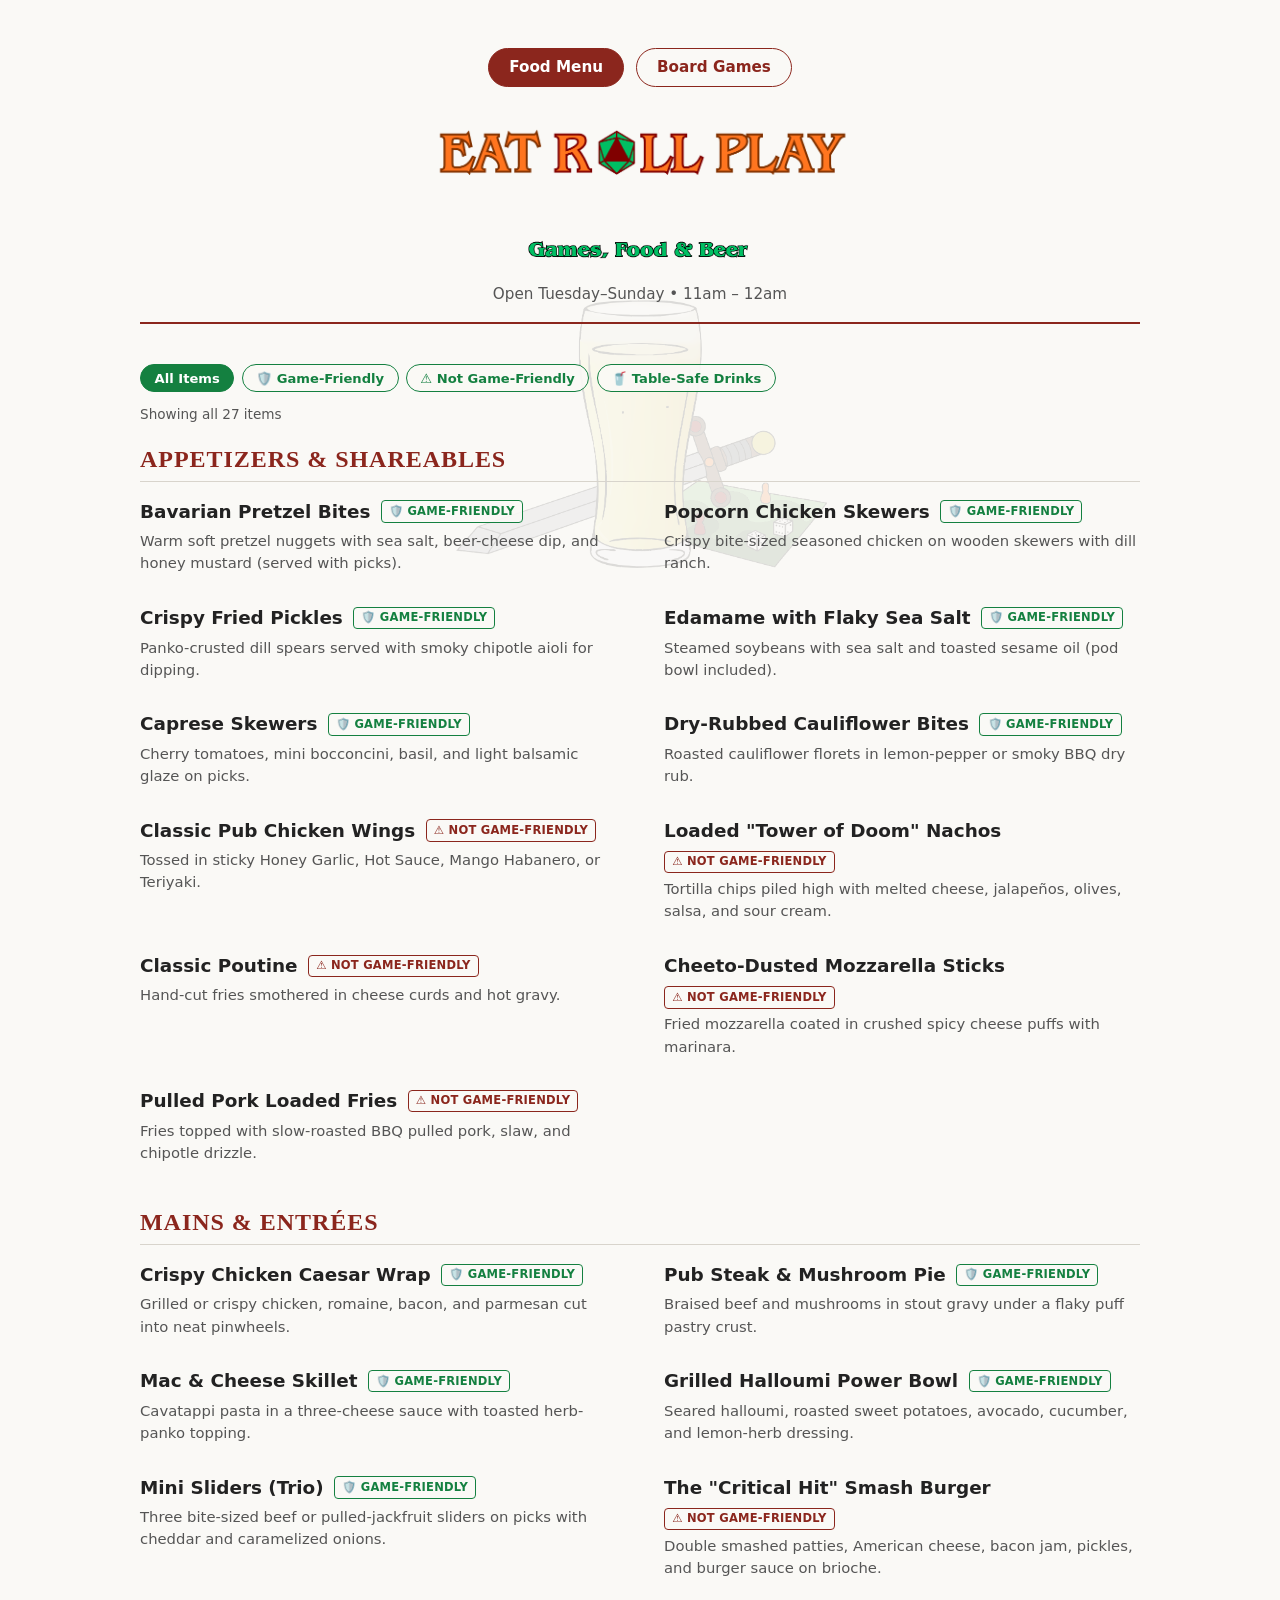
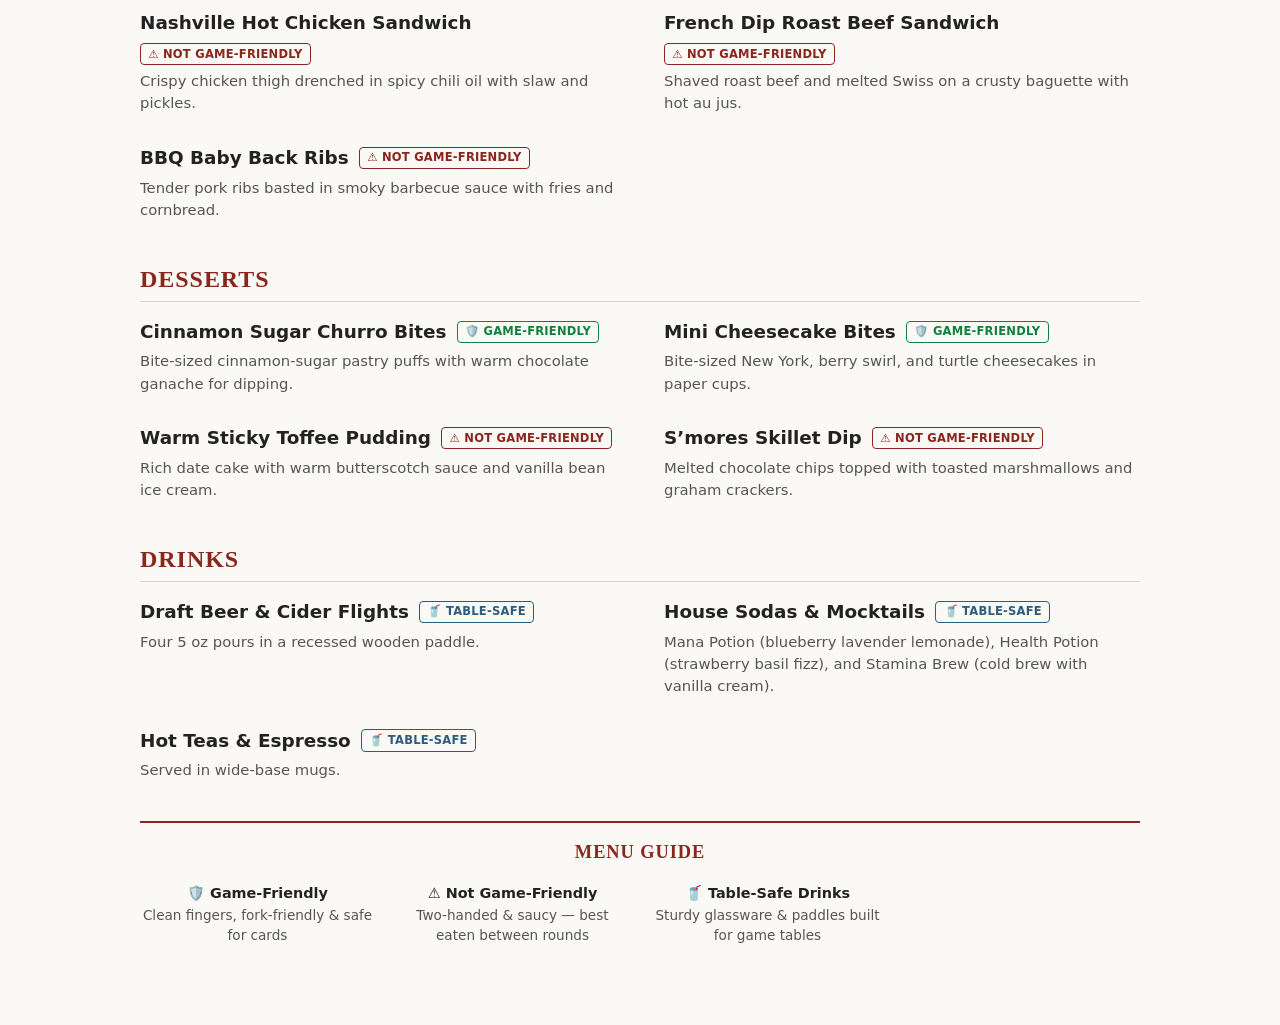
<file: index.html>
<!DOCTYPE html>
<html lang="en">
<head>
  <meta charset="UTF-8">
  <!-- Viewport meta tag is required for mobile responsiveness -->
  <meta name="viewport" content="width=device-width, initial-scale=1.0">
  <title>Eat Roll Play — Food &amp; Drink Menu</title>
  <!-- Bumped to ?v=4 so desktop browsers pull the new tag colors right away -->
  <link rel="stylesheet" href="css/menu.css?v=4">
</head>
<body>

  <main class="menu-container">
    <!-- Top Navigation: Switches between Food Menu and Board Game Menu -->
    <nav class="menu-nav" aria-label="Menu navigation">
      <a href="index.html" class="nav-link" aria-current="page">Food Menu</a>
      <a href="boardgames.html" class="nav-link">Board Games</a>
    </nav>

    <!-- Restaurant Logo Header -->
    <header class="menu-header">
      <h1 class="brand-title">
        <img
          src="images/logo-eatrollplay.webp"
          alt="Eat Roll Play"
          class="logo-title-img"
        >
      </h1>
      <img
        src="images/logo-subtitle.webp"
        alt="Games, Food & Beer"
        class="logo-subtitle-img"
      >
      <p class="menu-hours">Open Tuesday–Sunday &bull; 11am – 12am</p>
    </header>

    <!-- Filter Buttons: Placed above sections so they always stay visible -->
    <div class="filter-bar" role="group" aria-label="Filter menu items by game friendliness">
      <button type="button" class="filter-btn" data-filter="all" aria-pressed="true">All Items</button>
      <button type="button" class="filter-btn" data-filter="game-friendly" aria-pressed="false">🛡️ Game-Friendly</button>
      <button type="button" class="filter-btn" data-filter="not-game-friendly" aria-pressed="false">⚠️ Not Game-Friendly</button>
      <button type="button" class="filter-btn" data-filter="table-safe" aria-pressed="false">🥤 Table-Safe Drinks</button>
    </div>

    <!-- Live item count (data-singular/plural tells filter.js to say "items" instead of "games") -->
    <p id="filter-status" class="filter-status" data-singular="item" data-plural="items" aria-live="polite">
      Showing all 27 items
    </p>

    <!-- ====================================================================
         SECTION 1: APPETIZERS & SHAREABLES
         ==================================================================== -->
    <section class="menu-section" aria-labelledby="apps-heading">
      <h2 id="apps-heading" class="section-title">Appetizers &amp; Shareables</h2>

      <div class="menu-grid">
        <!-- Game-Friendly Appetizers -->
        <article class="menu-item" data-tags="game-friendly">
          <div class="game-header">
            <h3 class="item-title">Bavarian Pretzel Bites</h3>
            <div class="game-tags">
              <span class="game-tag">🛡️ Game-Friendly</span>
            </div>
          </div>
          <p class="item-description">
            Warm soft pretzel nuggets with sea salt, beer-cheese dip, and honey mustard (served with picks).
          </p>
        </article>

        <article class="menu-item" data-tags="game-friendly">
          <div class="game-header">
            <h3 class="item-title">Popcorn Chicken Skewers</h3>
            <div class="game-tags">
              <span class="game-tag">🛡️ Game-Friendly</span>
            </div>
          </div>
          <p class="item-description">
            Crispy bite-sized seasoned chicken on wooden skewers with dill ranch.
          </p>
        </article>

        <article class="menu-item" data-tags="game-friendly">
          <div class="game-header">
            <h3 class="item-title">Crispy Fried Pickles</h3>
            <div class="game-tags">
              <span class="game-tag">🛡️ Game-Friendly</span>
            </div>
          </div>
          <p class="item-description">
            Panko-crusted dill spears served with smoky chipotle aioli for dipping.
          </p>
        </article>

        <article class="menu-item" data-tags="game-friendly">
          <div class="game-header">
            <h3 class="item-title">Edamame with Flaky Sea Salt</h3>
            <div class="game-tags">
              <span class="game-tag">🛡️ Game-Friendly</span>
            </div>
          </div>
          <p class="item-description">
            Steamed soybeans with sea salt and toasted sesame oil (pod bowl included).
          </p>
        </article>

        <article class="menu-item" data-tags="game-friendly">
          <div class="game-header">
            <h3 class="item-title">Caprese Skewers</h3>
            <div class="game-tags">
              <span class="game-tag">🛡️ Game-Friendly</span>
            </div>
          </div>
          <p class="item-description">
            Cherry tomatoes, mini bocconcini, basil, and light balsamic glaze on picks.
          </p>
        </article>

        <article class="menu-item" data-tags="game-friendly">
          <div class="game-header">
            <h3 class="item-title">Dry-Rubbed Cauliflower Bites</h3>
            <div class="game-tags">
              <span class="game-tag">🛡️ Game-Friendly</span>
            </div>
          </div>
          <p class="item-description">
            Roasted cauliflower florets in lemon-pepper or smoky BBQ dry rub.
          </p>
        </article>

        <!-- Not Game-Friendly Appetizers -->
        <article class="menu-item" data-tags="not-game-friendly">
          <div class="game-header">
            <h3 class="item-title">Classic Pub Chicken Wings</h3>
            <div class="game-tags">
              <span class="game-tag tag-warning">⚠️ Not Game-Friendly</span>
            </div>
          </div>
          <p class="item-description">
            Tossed in sticky Honey Garlic, Hot Sauce, Mango Habanero, or Teriyaki.
          </p>
        </article>

        <article class="menu-item" data-tags="not-game-friendly">
          <div class="game-header">
            <h3 class="item-title">Loaded "Tower of Doom" Nachos</h3>
            <div class="game-tags">
              <span class="game-tag tag-warning">⚠️ Not Game-Friendly</span>
            </div>
          </div>
          <p class="item-description">
            Tortilla chips piled high with melted cheese, jalapeños, olives, salsa, and sour cream.
          </p>
        </article>

        <article class="menu-item" data-tags="not-game-friendly">
          <div class="game-header">
            <h3 class="item-title">Classic Poutine</h3>
            <div class="game-tags">
              <span class="game-tag tag-warning">⚠️ Not Game-Friendly</span>
            </div>
          </div>
          <p class="item-description">
            Hand-cut fries smothered in cheese curds and hot gravy.
          </p>
        </article>

        <article class="menu-item" data-tags="not-game-friendly">
          <div class="game-header">
            <h3 class="item-title">Cheeto-Dusted Mozzarella Sticks</h3>
            <div class="game-tags">
              <span class="game-tag tag-warning">⚠️ Not Game-Friendly</span>
            </div>
          </div>
          <p class="item-description">
            Fried mozzarella coated in crushed spicy cheese puffs with marinara.
          </p>
        </article>

        <article class="menu-item" data-tags="not-game-friendly">
          <div class="game-header">
            <h3 class="item-title">Pulled Pork Loaded Fries</h3>
            <div class="game-tags">
              <span class="game-tag tag-warning">⚠️ Not Game-Friendly</span>
            </div>
          </div>
          <p class="item-description">
            Fries topped with slow-roasted BBQ pulled pork, slaw, and chipotle drizzle.
          </p>
        </article>
      </div>
    </section>

    <!-- ====================================================================
         SECTION 2: MAINS & ENTRÉES
         ==================================================================== -->
    <section class="menu-section" aria-labelledby="mains-heading">
      <h2 id="mains-heading" class="section-title">Mains &amp; Entrées</h2>

      <div class="menu-grid">
        <!-- Game-Friendly Mains -->
        <article class="menu-item" data-tags="game-friendly">
          <div class="game-header">
            <h3 class="item-title">Crispy Chicken Caesar Wrap</h3>
            <div class="game-tags">
              <span class="game-tag">🛡️ Game-Friendly</span>
            </div>
          </div>
          <p class="item-description">
            Grilled or crispy chicken, romaine, bacon, and parmesan cut into neat pinwheels.
          </p>
        </article>

        <article class="menu-item" data-tags="game-friendly">
          <div class="game-header">
            <h3 class="item-title">Pub Steak &amp; Mushroom Pie</h3>
            <div class="game-tags">
              <span class="game-tag">🛡️ Game-Friendly</span>
            </div>
          </div>
          <p class="item-description">
            Braised beef and mushrooms in stout gravy under a flaky puff pastry crust.
          </p>
        </article>

        <article class="menu-item" data-tags="game-friendly">
          <div class="game-header">
            <h3 class="item-title">Mac &amp; Cheese Skillet</h3>
            <div class="game-tags">
              <span class="game-tag">🛡️ Game-Friendly</span>
            </div>
          </div>
          <p class="item-description">
            Cavatappi pasta in a three-cheese sauce with toasted herb-panko topping.
          </p>
        </article>

        <article class="menu-item" data-tags="game-friendly">
          <div class="game-header">
            <h3 class="item-title">Grilled Halloumi Power Bowl</h3>
            <div class="game-tags">
              <span class="game-tag">🛡️ Game-Friendly</span>
            </div>
          </div>
          <p class="item-description">
            Seared halloumi, roasted sweet potatoes, avocado, cucumber, and lemon-herb dressing.
          </p>
        </article>

        <article class="menu-item" data-tags="game-friendly">
          <div class="game-header">
            <h3 class="item-title">Mini Sliders (Trio)</h3>
            <div class="game-tags">
              <span class="game-tag">🛡️ Game-Friendly</span>
            </div>
          </div>
          <p class="item-description">
            Three bite-sized beef or pulled-jackfruit sliders on picks with cheddar and caramelized onions.
          </p>
        </article>

        <!-- Not Game-Friendly Mains -->
        <article class="menu-item" data-tags="not-game-friendly">
          <div class="game-header">
            <h3 class="item-title">The "Critical Hit" Smash Burger</h3>
            <div class="game-tags">
              <span class="game-tag tag-warning">⚠️ Not Game-Friendly</span>
            </div>
          </div>
          <p class="item-description">
            Double smashed patties, American cheese, bacon jam, pickles, and burger sauce on brioche.
          </p>
        </article>

        <article class="menu-item" data-tags="not-game-friendly">
          <div class="game-header">
            <h3 class="item-title">Nashville Hot Chicken Sandwich</h3>
            <div class="game-tags">
              <span class="game-tag tag-warning">⚠️ Not Game-Friendly</span>
            </div>
          </div>
          <p class="item-description">
            Crispy chicken thigh drenched in spicy chili oil with slaw and pickles.
          </p>
        </article>

        <article class="menu-item" data-tags="not-game-friendly">
          <div class="game-header">
            <h3 class="item-title">French Dip Roast Beef Sandwich</h3>
            <div class="game-tags">
              <span class="game-tag tag-warning">⚠️ Not Game-Friendly</span>
            </div>
          </div>
          <p class="item-description">
            Shaved roast beef and melted Swiss on a crusty baguette with hot au jus.
          </p>
        </article>

        <article class="menu-item" data-tags="not-game-friendly">
          <div class="game-header">
            <h3 class="item-title">BBQ Baby Back Ribs</h3>
            <div class="game-tags">
              <span class="game-tag tag-warning">⚠️ Not Game-Friendly</span>
            </div>
          </div>
          <p class="item-description">
            Tender pork ribs basted in smoky barbecue sauce with fries and cornbread.
          </p>
        </article>
      </div>
    </section>

    <!-- ====================================================================
         SECTION 3: DESSERTS
         ==================================================================== -->
    <section class="menu-section" aria-labelledby="desserts-heading">
      <h2 id="desserts-heading" class="section-title">Desserts</h2>

      <div class="menu-grid">
        <!-- Game-Friendly Sweets -->
        <article class="menu-item" data-tags="game-friendly">
          <div class="game-header">
            <h3 class="item-title">Cinnamon Sugar Churro Bites</h3>
            <div class="game-tags">
              <span class="game-tag">🛡️ Game-Friendly</span>
            </div>
          </div>
          <p class="item-description">
            Bite-sized cinnamon-sugar pastry puffs with warm chocolate ganache for dipping.
          </p>
        </article>

        <article class="menu-item" data-tags="game-friendly">
          <div class="game-header">
            <h3 class="item-title">Mini Cheesecake Bites</h3>
            <div class="game-tags">
              <span class="game-tag">🛡️ Game-Friendly</span>
            </div>
          </div>
          <p class="item-description">
            Bite-sized New York, berry swirl, and turtle cheesecakes in paper cups.
          </p>
        </article>

        <!-- Not Game-Friendly Sweets -->
        <article class="menu-item" data-tags="not-game-friendly">
          <div class="game-header">
            <h3 class="item-title">Warm Sticky Toffee Pudding</h3>
            <div class="game-tags">
              <span class="game-tag tag-warning">⚠️ Not Game-Friendly</span>
            </div>
          </div>
          <p class="item-description">
            Rich date cake with warm butterscotch sauce and vanilla bean ice cream.
          </p>
        </article>

        <article class="menu-item" data-tags="not-game-friendly">
          <div class="game-header">
            <h3 class="item-title">S’mores Skillet Dip</h3>
            <div class="game-tags">
              <span class="game-tag tag-warning">⚠️ Not Game-Friendly</span>
            </div>
          </div>
          <p class="item-description">
            Melted chocolate chips topped with toasted marshmallows and graham crackers.
          </p>
        </article>
      </div>
    </section>

    <!-- ====================================================================
         SECTION 4: DRINKS
         ==================================================================== -->
    <section class="menu-section" aria-labelledby="drinks-heading">
      <h2 id="drinks-heading" class="section-title">Drinks</h2>

      <div class="menu-grid">
        <article class="menu-item" data-tags="table-safe">
          <div class="game-header">
            <h3 class="item-title">Draft Beer &amp; Cider Flights</h3>
            <div class="game-tags">
              <span class="game-tag tag-drink">🥤 Table-Safe</span>
            </div>
          </div>
          <p class="item-description">
            Four 5 oz pours in a recessed wooden paddle.
          </p>
        </article>

        <article class="menu-item" data-tags="table-safe">
          <div class="game-header">
            <h3 class="item-title">House Sodas &amp; Mocktails</h3>
            <div class="game-tags">
              <span class="game-tag tag-drink">🥤 Table-Safe</span>
            </div>
          </div>
          <p class="item-description">
            Mana Potion (blueberry lavender lemonade), Health Potion (strawberry basil fizz), and Stamina Brew (cold brew with vanilla cream).
          </p>
        </article>

        <article class="menu-item" data-tags="table-safe">
          <div class="game-header">
            <h3 class="item-title">Hot Teas &amp; Espresso</h3>
            <div class="game-tags">
              <span class="game-tag tag-drink">🥤 Table-Safe</span>
            </div>
          </div>
          <p class="item-description">
            Served in wide-base mugs.
          </p>
        </article>
      </div>
    </section>

    <!-- Bottom Legend: Matches the Game Guide on boardgames.html -->
    <section class="game-legend" aria-labelledby="food-legend-heading">
      <h2 id="food-legend-heading" class="legend-title">Menu Guide</h2>

      <ul class="legend-grid legend-grid-3">
        <li class="legend-item">
          <strong>🛡️ Game-Friendly</strong>
          Clean fingers, fork-friendly &amp; safe for cards
        </li>
        <li class="legend-item">
          <strong>⚠️ Not Game-Friendly</strong>
          Two-handed &amp; saucy — best eaten between rounds
        </li>
        <li class="legend-item">
          <strong>🥤 Table-Safe Drinks</strong>
          Sturdy glassware &amp; paddles built for game tables
        </li>
      </ul>
    </section>
  </main>

  <!-- Shared filter script (bump ?v=2 so browsers pull the updated version) -->
  <script src="js/filter.js?v=2"></script>
</body>
</html>
</file>
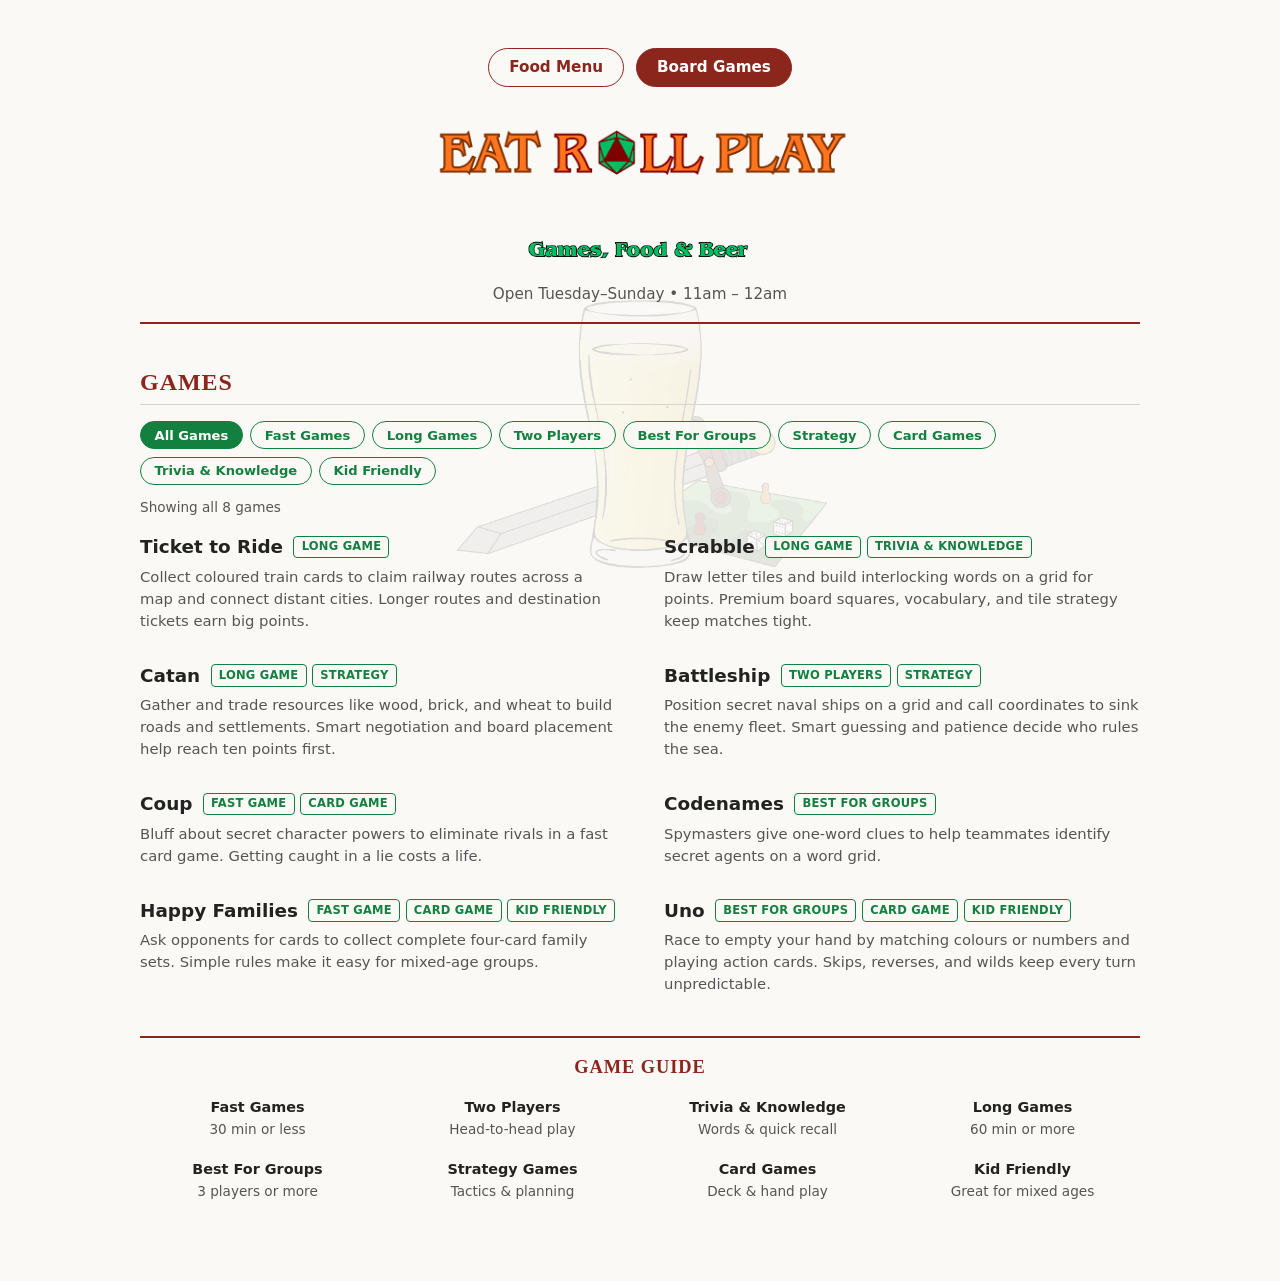
<file: boardgames.html>
<!DOCTYPE html>
<html lang="en">
<head>
  <meta charset="UTF-8">
  <!-- Viewport meta tag is required for mobile responsiveness -->
  <meta name="viewport" content="width=device-width, initial-scale=1.0">
  <title>Eat Roll Play — Board Games</title>
  <!-- Bumped to ?v=3 so browsers download the new filter bar styles -->
  <link rel="stylesheet" href="css/menu.css?v=3">
</head>
<body>

  <main class="menu-container">
    <!-- Top Navigation: Switches between Food Menu and Board Game Menu -->
    <nav class="menu-nav" aria-label="Menu navigation">
      <a href="index.html" class="nav-link">Food Menu</a>
      <a href="boardgames.html" class="nav-link" aria-current="page">Board Games</a>
    </nav>

    <!-- Restaurant Logo Header -->
    <header class="menu-header">
      <h1 class="brand-title">
        <img
          src="images/logo-eatrollplay.webp"
          alt="Eat Roll Play"
          class="logo-title-img"
        >
      </h1>
      <img
        src="images/logo-subtitle.webp"
        alt="Games, Food & Beer"
        class="logo-subtitle-img"
      >
      <p class="menu-hours">Open Tuesday–Sunday &bull; 11am – 12am</p>
    </header>

    <!-- Board Game Library -->
    <section class="menu-section" aria-labelledby="games-heading">
      <h2 id="games-heading" class="section-title">Games</h2>

      <!-- Filter Buttons: data-filter values match the data-tags on each game below -->
      <div class="filter-bar" role="group" aria-label="Filter board games by category">
        <button type="button" class="filter-btn" data-filter="all" aria-pressed="true">All Games</button>
        <button type="button" class="filter-btn" data-filter="fast-game" aria-pressed="false">Fast Games</button>
        <button type="button" class="filter-btn" data-filter="long-game" aria-pressed="false">Long Games</button>
        <button type="button" class="filter-btn" data-filter="two-players" aria-pressed="false">Two Players</button>
        <button type="button" class="filter-btn" data-filter="groups" aria-pressed="false">Best For Groups</button>
        <button type="button" class="filter-btn" data-filter="strategy" aria-pressed="false">Strategy</button>
        <button type="button" class="filter-btn" data-filter="card-game" aria-pressed="false">Card Games</button>
        <button type="button" class="filter-btn" data-filter="trivia" aria-pressed="false">Trivia &amp; Knowledge</button>
        <button type="button" class="filter-btn" data-filter="kid-friendly" aria-pressed="false">Kid Friendly</button>
      </div>

      <!-- Live count updates automatically whenever a filter button is clicked -->
      <p id="filter-status" class="filter-status" aria-live="polite">Showing all 8 games</p>

      <div class="menu-grid">
        <!-- Game 1: Ticket to Ride -->
        <article class="menu-item" data-tags="long-game">
          <div class="game-header">
            <h3 class="item-title">Ticket to Ride</h3>
            <div class="game-tags">
              <span class="game-tag">Long Game</span>
            </div>
          </div>
          <p class="item-description">
            Collect coloured train cards to claim railway routes across a map and connect distant cities. Longer routes and destination tickets earn big points.
          </p>
        </article>

        <!-- Game 2: Scrabble -->
        <article class="menu-item" data-tags="long-game trivia">
          <div class="game-header">
            <h3 class="item-title">Scrabble</h3>
            <div class="game-tags">
              <span class="game-tag">Long Game</span>
              <span class="game-tag">Trivia &amp; Knowledge</span>
            </div>
          </div>
          <p class="item-description">
            Draw letter tiles and build interlocking words on a grid for points. Premium board squares, vocabulary, and tile strategy keep matches tight.
          </p>
        </article>

        <!-- Game 3: Catan -->
        <article class="menu-item" data-tags="long-game strategy">
          <div class="game-header">
            <h3 class="item-title">Catan</h3>
            <div class="game-tags">
              <span class="game-tag">Long Game</span>
              <span class="game-tag">Strategy</span>
            </div>
          </div>
          <p class="item-description">
            Gather and trade resources like wood, brick, and wheat to build roads and settlements. Smart negotiation and board placement help reach ten points first.
          </p>
        </article>

        <!-- Game 4: Battleship -->
        <article class="menu-item" data-tags="two-players strategy">
          <div class="game-header">
            <h3 class="item-title">Battleship</h3>
            <div class="game-tags">
              <span class="game-tag">Two Players</span>
              <span class="game-tag">Strategy</span>
            </div>
          </div>
          <p class="item-description">
            Position secret naval ships on a grid and call coordinates to sink the enemy fleet. Smart guessing and patience decide who rules the sea.
          </p>
        </article>

        <!-- Game 5: Coup -->
        <article class="menu-item" data-tags="fast-game card-game">
          <div class="game-header">
            <h3 class="item-title">Coup</h3>
            <div class="game-tags">
              <span class="game-tag">Fast Game</span>
              <span class="game-tag">Card Game</span>
            </div>
          </div>
          <p class="item-description">
            Bluff about secret character powers to eliminate rivals in a fast card game. Getting caught in a lie costs a life.
          </p>
        </article>

        <!-- Game 6: Codenames -->
        <article class="menu-item" data-tags="groups">
          <div class="game-header">
            <h3 class="item-title">Codenames</h3>
            <div class="game-tags">
              <span class="game-tag">Best For Groups</span>
            </div>
          </div>
          <p class="item-description">
            Spymasters give one-word clues to help teammates identify secret agents on a word grid.
          </p>
        </article>

        <!-- Game 7: Happy Families -->
        <article class="menu-item" data-tags="fast-game card-game kid-friendly">
          <div class="game-header">
            <h3 class="item-title">Happy Families</h3>
            <div class="game-tags">
              <span class="game-tag">Fast Game</span>
              <span class="game-tag">Card Game</span>
              <span class="game-tag">Kid Friendly</span>
            </div>
          </div>
          <p class="item-description">
            Ask opponents for cards to collect complete four-card family sets. Simple rules make it easy for mixed-age groups.
          </p>
        </article>

        <!-- Game 8: Uno -->
        <article class="menu-item" data-tags="groups card-game kid-friendly">
          <div class="game-header">
            <h3 class="item-title">Uno</h3>
            <div class="game-tags">
              <span class="game-tag">Best For Groups</span>
              <span class="game-tag">Card Game</span>
              <span class="game-tag">Kid Friendly</span>
            </div>
          </div>
          <p class="item-description">
            Race to empty your hand by matching colours or numbers and playing action cards. Skips, reverses, and wilds keep every turn unpredictable.
          </p>
        </article>
      </div>
    </section>

    <!-- Game Tag Legend (matches the bottom key on the physical menu) -->
    <section class="game-legend" aria-labelledby="legend-heading">
      <h2 id="legend-heading" class="legend-title">Game Guide</h2>

      <ul class="legend-grid">
        <li class="legend-item">
          <strong>Fast Games</strong>
          30 min or less
        </li>
        <li class="legend-item">
          <strong>Two Players</strong>
          Head-to-head play
        </li>
        <li class="legend-item">
          <strong>Trivia &amp; Knowledge</strong>
          Words &amp; quick recall
        </li>
        <li class="legend-item">
          <strong>Long Games</strong>
          60 min or more
        </li>
        <li class="legend-item">
          <strong>Best For Groups</strong>
          3 players or more
        </li>
        <li class="legend-item">
          <strong>Strategy Games</strong>
          Tactics &amp; planning
        </li>
        <li class="legend-item">
          <strong>Card Games</strong>
          Deck &amp; hand play
        </li>
        <li class="legend-item">
          <strong>Kid Friendly</strong>
          Great for mixed ages
        </li>
      </ul>
    </section>
  </main>

  <!-- Placed at the bottom of body so all HTML cards exist before the script runs -->
  <script src="js/filter.js"></script>
</body>
</html>
</file>
<file: css/menu.css>
/* ==========================================================================
   1. CSS VARIABLES (THEME SETUP)
   Define colors, fonts, and spacing in one place for easy updates.
   ========================================================================== */
:root {
  --bg-color: #faf9f6;          /* Soft off-white background (matches physical menu) */
  --text-main: #222222;         /* High-contrast charcoal for primary text */
  --text-muted: #555555;        /* Accessible dark gray for descriptions */
  --accent-color: #8b261d;      /* Deep red pulled from the Eat Roll Play logo outline */
  --accent-green: #148040;      /* Emerald green pulled from the d20 and subtitle logo */
  --border-color: #d8d4cc;      /* Warm light gray for subtle separator lines */

  --font-serif: Georgia, 'Times New Roman', serif;
  --font-sans: system-ui, -apple-system, BlinkMacSystemFont, 'Segoe UI', Roboto, sans-serif;

  --max-width: 1000px;          /* Prevents menus from stretching too wide on large monitors */
  --spacing-sm: 0.5rem;
  --spacing-md: 1rem;
  --spacing-lg: 2.5rem;
}

/* ==========================================================================
   2. BASE, RESET & BACKGROUND WATERMARK
   Standardizes spacing and places logo-picture as a faint backdrop.
   ========================================================================== */
*,
*::before,
*::after {
  box-sizing: border-box;
  margin: 0;
  padding: 0;
}

/* Background color goes on html so the fixed backdrop sits above it but below text */
html {
  background-color: var(--bg-color);
}

body {
  position: relative;
  z-index: 0;                   /* Creates a stacking context for the backdrop */
  color: var(--text-main);
  font-family: var(--font-sans);
  line-height: 1.5;
  padding: var(--spacing-md);
  min-height: 100vh;
  -webkit-font-smoothing: antialiased;
}

/* Faint, fixed background illustration using logo-picture */
body::before {
  content: "";
  position: fixed;
  inset: 0;                     /* Stretches across the full viewport */
  /* Note: "../" steps up out of the css/ folder to reach the images/ folder */
  background-image: url('../images/logo-picture.webp');
  background-repeat: no-repeat;
  background-position: center center;
  background-size: min(85vw, 560px); /* Fits phones cleanly and caps size on PC */
  opacity: 0.12;                /* Faint but visible — adjust between 0.08 and 0.20 */
  pointer-events: none;         /* Prevents the backdrop from blocking clicks or text selection */
  z-index: -1;                  /* Places the image behind all menu text */
}

/* ==========================================================================
   3. PAGE NAVIGATION BAR
   Simple top links to switch between the Food Menu and Board Game Menu.
   ========================================================================== */
.menu-nav {
  display: flex;
  justify-content: center;
  gap: 0.75rem;
  margin-bottom: var(--spacing-md);
}

.nav-link {
  text-decoration: none;
  font-weight: 600;
  font-size: 0.95rem;
  color: var(--accent-color);
  border: 1.5px solid var(--accent-color);
  border-radius: 999px;         /* Pill-shaped button style */
  padding: 0.45rem 1.25rem;
  background-color: rgba(250, 249, 246, 0.85);
  transition: background-color 0.2s ease, color 0.2s ease;
}

.nav-link:hover,
.nav-link:focus-visible {
  background-color: var(--accent-color);
  color: #ffffff;
}

/* Highlights whichever menu page the visitor is currently viewing */
.nav-link[aria-current="page"] {
  background-color: var(--accent-color);
  color: #ffffff;
}

/* ==========================================================================
   4. MENU CONTAINER & LOGO HEADER
   Centers the menu and sizes the Eat Roll Play title and subtitle graphics.
   ========================================================================== */
.menu-container {
  max-width: var(--max-width);
  margin: 0 auto;
  padding: var(--spacing-sm) 0 var(--spacing-lg);
}

.menu-header {
  text-align: center;
  margin-bottom: var(--spacing-lg);
  padding-bottom: var(--spacing-md);
  border-bottom: 2px solid var(--accent-color);
}

/* Removes extra space around the logo image inside the h1 */
.brand-title {
  line-height: 0;
}

.logo-title-img {
  display: block;
  margin: 0 auto;
  width: 100%;
  max-width: 480px;             /* Keeps the logo crisp and proportional on desktop */
  height: auto;
}

.logo-subtitle-img {
  display: block;
  margin: -1.5rem auto 0;       /* Pulls the subtitle up to offset blank space above the text */
  width: 78%;
  max-width: 340px;
  height: auto;
}

.menu-hours {
  color: var(--text-muted);
  font-size: 0.95rem;
  margin-top: 0.75rem;
}

/* ==========================================================================
   5. MENU SECTIONS & GRID LAYOUT
   Shared across both the Food Menu and Board Game Menu.
   ========================================================================== */
.menu-section {
  margin-bottom: var(--spacing-lg);
}

.section-title {
  font-family: var(--font-serif);
  font-size: 1.5rem;
  color: var(--accent-color);
  margin-bottom: var(--spacing-md);
  padding-bottom: 0.25rem;
  border-bottom: 1px solid var(--border-color);
  text-transform: uppercase;
  letter-spacing: 0.04em;
}

/* Defaults to 1 column on phones */
.menu-grid {
  display: grid;
  grid-template-columns: 1fr;
  gap: 1.5rem;
}

/* ==========================================================================
   6. INDIVIDUAL FOOD MENU ITEMS
   Styles dish names, dotted leaders, prices, descriptions, and dietary tags.
   ========================================================================== */
.menu-item {
  display: flex;
  flex-direction: column;
}

/* Row containing the Dish Name, Dotted Line, and Price */
.item-header {
  display: flex;
  align-items: baseline;
  justify-content: space-between;
  gap: var(--spacing-sm);
}

.item-title {
  font-size: 1.15rem;
  font-weight: 700;
  color: var(--text-main);
}

/* Optional visual dots connecting dish names to prices */
.item-dots {
  flex-grow: 1;
  border-bottom: 1px dotted var(--border-color);
  margin: 0 0.25rem;
}

.item-price {
  font-weight: 700;
  font-size: 1.05rem;
  color: var(--text-main);
  white-space: nowrap;
}

.item-description {
  color: var(--text-muted);
  font-size: 0.925rem;
  margin-top: 0.3rem;
}

/* Small badges for food dietary notes like (V) and (GF) */
.dietary-tag {
  display: inline-block;
  font-size: 0.72rem;
  font-weight: 600;
  text-transform: uppercase;
  color: var(--accent-color);
  border: 1px solid var(--accent-color);
  border-radius: 3px;
  padding: 0.05rem 0.35rem;
  margin-left: 0.35rem;
  vertical-align: middle;
}

/* ==========================================================================
   7. BOARD GAME MENU STYLES (TAGS & LEGEND)
   Adapts the physical board game menu icons into lightweight digital badges.
   ========================================================================== */
.game-header {
  display: flex;
  flex-wrap: wrap;              /* Wraps tags neatly on narrow phone screens */
  align-items: center;
  gap: 0.4rem 0.65rem;
}

.game-tags {
  display: flex;
  flex-wrap: wrap;
  gap: 0.35rem;
}

/* Category pills matching the green accent from the logo */
.game-tag {
  display: inline-block;
  font-size: 0.72rem;
  font-weight: 600;
  text-transform: uppercase;
  letter-spacing: 0.02em;
  color: var(--accent-green);
  border: 1px solid var(--accent-green);
  background-color: rgba(250, 249, 246, 0.85);
  border-radius: 4px;
  padding: 0.1rem 0.45rem;
}

/* Bottom legend explaining what each board game tag means */
.game-legend {
  margin-top: var(--spacing-lg);
  padding-top: var(--spacing-md);
  border-top: 2px solid var(--accent-color);
}

.legend-title {
  font-family: var(--font-serif);
  font-size: 1.15rem;
  color: var(--accent-color);
  text-align: center;
  margin-bottom: var(--spacing-md);
  text-transform: uppercase;
  letter-spacing: 0.05em;
}

/* 2 columns on mobile phones */
.legend-grid {
  list-style: none;
  display: grid;
  grid-template-columns: repeat(2, 1fr);
  gap: 0.85rem;
  text-align: center;
}

.legend-item {
  font-size: 0.85rem;
  color: var(--text-muted);
}

.legend-item strong {
  display: block;
  color: var(--text-main);
  font-size: 0.9rem;
}

/* ==========================================================================
   7B. BOARD GAME FILTER BAR
   Responsive pill buttons for filtering games by tag.
   ========================================================================== */
.filter-bar {
  display: flex;
  flex-wrap: wrap;              /* Wraps buttons onto new rows cleanly on phones */
  gap: 0.45rem;
  margin-bottom: 0.75rem;
}

.filter-btn {
  font-family: var(--font-sans);
  font-size: 0.82rem;
  font-weight: 600;
  color: var(--accent-green);
  background-color: rgba(250, 249, 246, 0.9);
  border: 1.5px solid var(--accent-green);
  border-radius: 999px;
  padding: 0.35rem 0.85rem;
  cursor: pointer;
  transition: background-color 0.2s ease, color 0.2s ease;
}

.filter-btn:hover,
.filter-btn:focus-visible {
  background-color: var(--accent-green);
  color: #ffffff;
}

/* Highlights whichever filter button is currently active */
.filter-btn[aria-pressed="true"] {
  background-color: var(--accent-green);
  color: #ffffff;
}

.filter-status {
  font-size: 0.85rem;
  color: var(--text-muted);
  margin-bottom: var(--spacing-md);
}

/* IMPORTANT: Because .menu-item uses display: flex, we must explicitly tell
   the browser to hide it when JavaScript adds the "hidden" attribute. */
.menu-item[hidden] {
  display: none;
}

/* Color variants for Food & Drink tags (Game-Friendly reuses .game-tag green) */
.tag-warning {
  color: var(--accent-color);
  border-color: var(--accent-color);
}

.tag-drink {
  color: #2c5d7c;               /* Subtle slate blue for table-safe drinks */
  border-color: #2c5d7c;
}

/* Ensures empty category sections collapse cleanly when filtered out */
.menu-section[hidden] {
  display: none;
}

/* 1-column stack on phones for the 3-item Food Menu Guide */
.legend-grid-3 {
  grid-template-columns: 1fr;
}

/* ==========================================================================
   8. RESPONSIVE MEDIA QUERIES (TABLET & DESKTOP)
   Switches menus from 1 column to 2 columns and expands the legend to 4 columns.
   ========================================================================== */
@media (min-width: 768px) {
  body {
    padding: var(--spacing-lg);
  }

  .logo-subtitle-img {
    margin-top: -2.25rem;       /* Tighter spacing when images render larger on PC */
  }

  .menu-grid {
    grid-template-columns: repeat(2, 1fr); /* 2 equal columns */
    column-gap: 3rem;
    row-gap: 1.85rem;
  }
  .legend-grid-3 {
    grid-template-columns: repeat(3, 1fr);
  }
  
  .legend-grid {
    grid-template-columns: repeat(4, 1fr); /* 4 columns x 2 rows on desktop */
    gap: 1.25rem;
  }
}

/* ==========================================================================
   9. PRINT STYLES
   Hides the digital nav bar and cleans up colors if printed on paper.
   ========================================================================== */
@media print {
  html {
    background-color: #ffffff;
  }

  body {
    color: #000000;
    padding: 0;
  }

  .menu-nav,
  .filter-bar,
  .filter-status {
    display: none;
  }

  .menu-grid {
    grid-template-columns: repeat(2, 1fr);
    gap: 1rem 2rem;
  }
}
</file>
